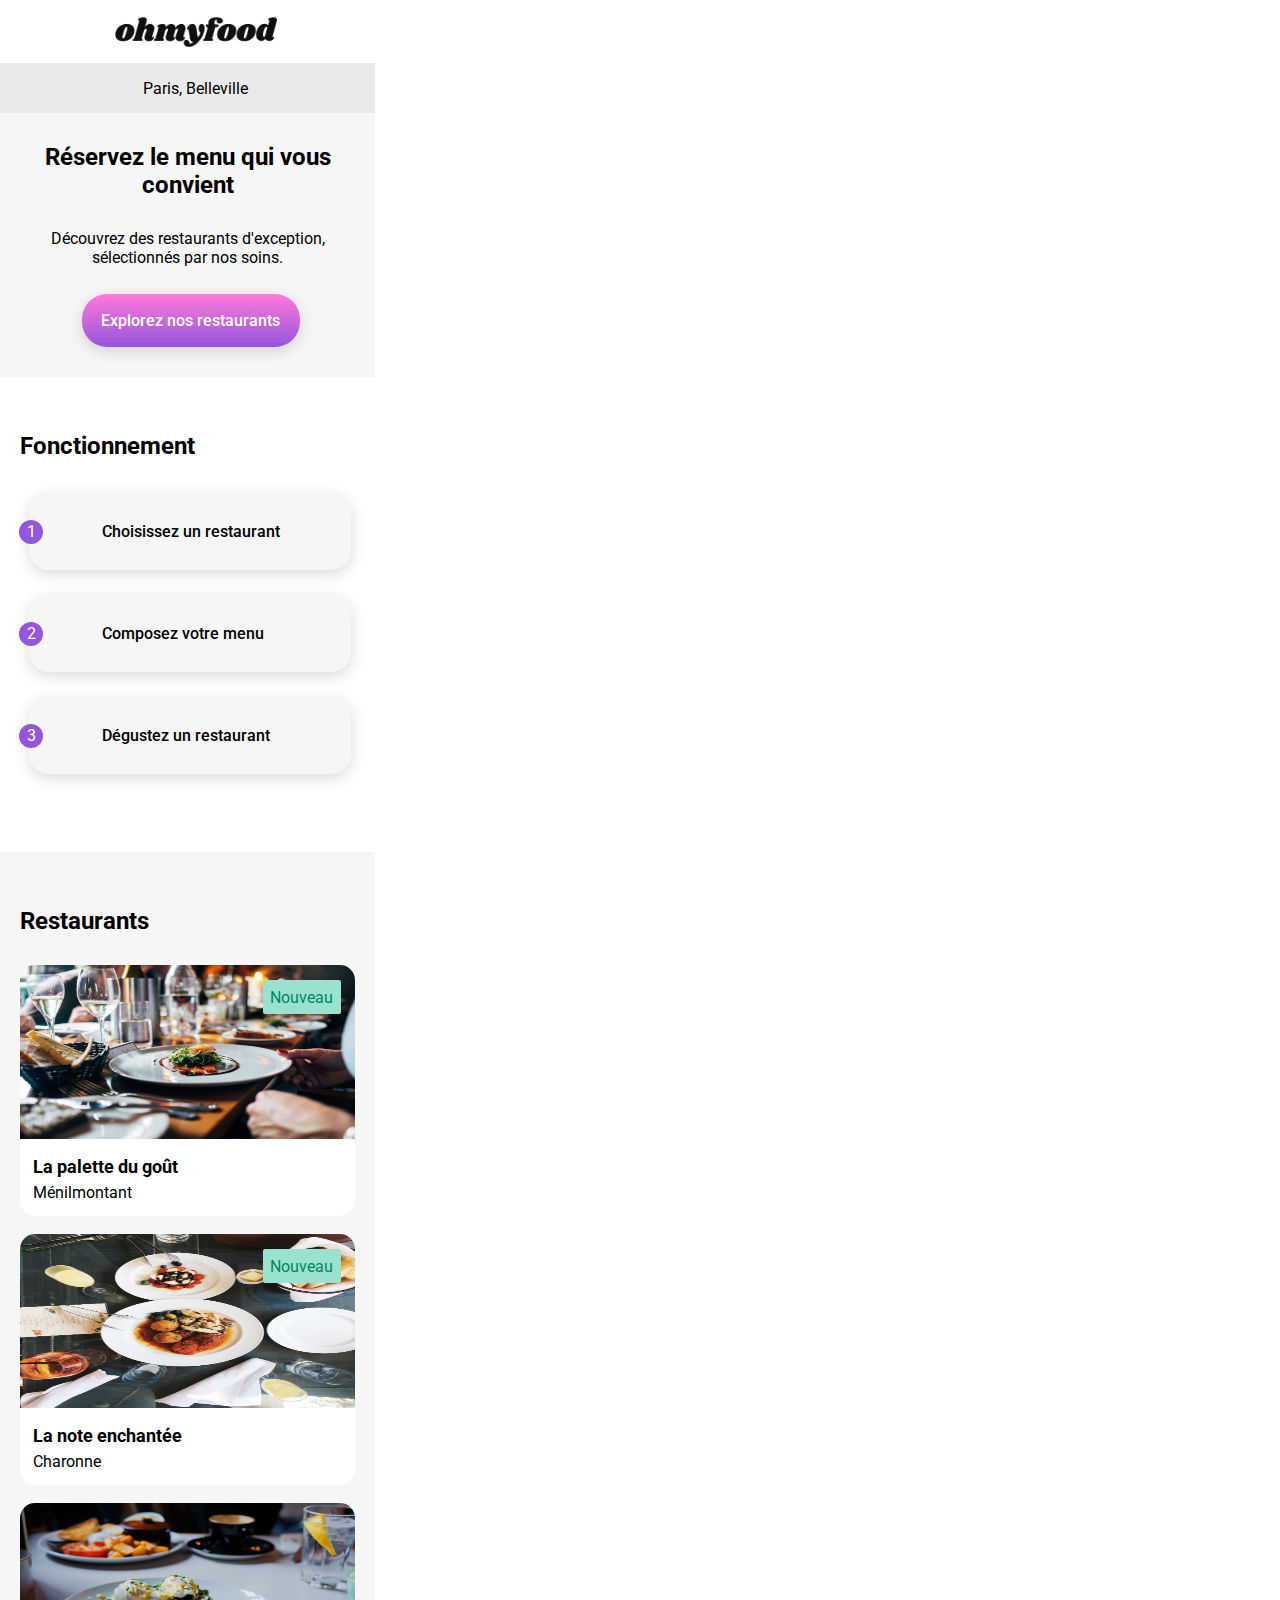
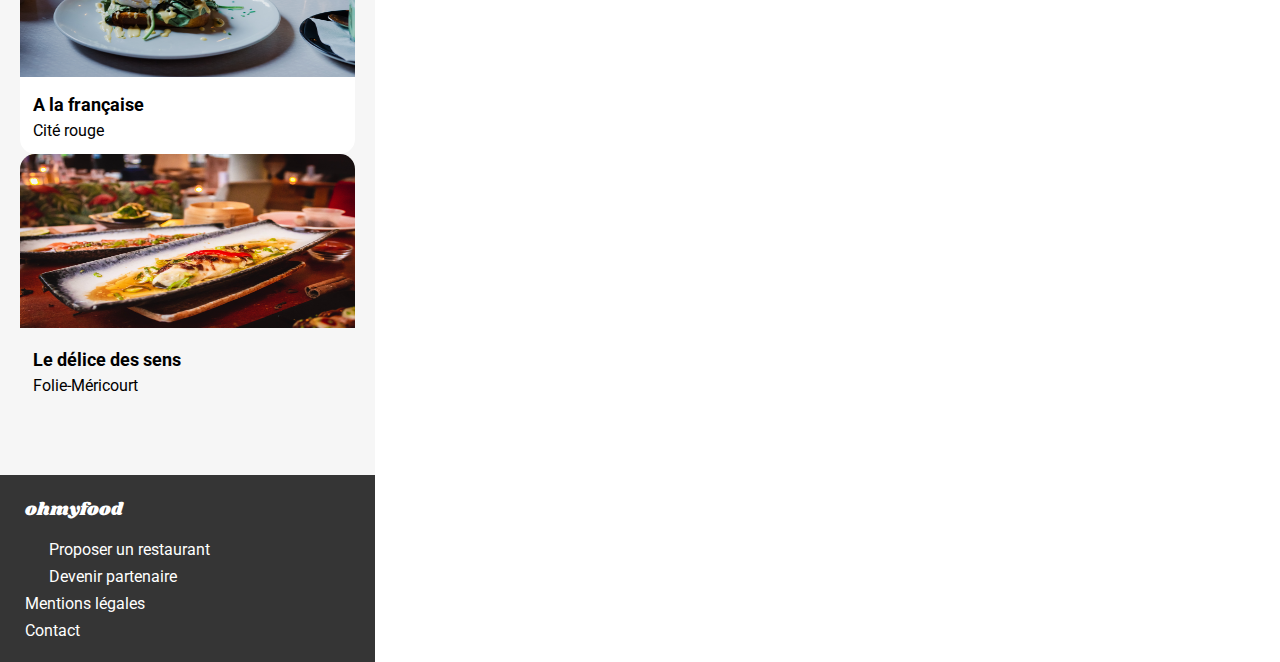
<file: index.html>
<!DOCTYPE html>
<html lang="fr">
<head>
    <meta charset="UTF-8">
    <meta name="viewport" content="width=device-width, initial-scale=1.0">
    <link rel="stylesheet" href="./SASS/styles.css">
    <link rel="preconnect" href="https://fonts.googleapis.com">
    <link rel="preconnect" href="https://fonts.gstatic.com" crossorigin>
    <link href="https://fonts.googleapis.com/css2?family=Roboto&display=swap" rel="stylesheet">
    <link rel="preconnect" href="https://fonts.gstatic.com" crossorigin>
    <link href="https://fonts.googleapis.com/css2?family=Roboto&family=Shrikhand&display=swap" rel="stylesheet">
    <link rel="stylesheet" href="https://cdnjs.cloudflare.com/ajax/libs/font-awesome/6.2.1/css/all.min.css"
    integrity="sha512-MV7K8+y+gLIBoVD59lQIYicR65iaqukzvf/nwasF0nqhPay5w/9lJmVM2hMDcnK1OnMGCdVK+iQrJ7lzPJQd1w=="
    crossorigin="anonymous" referrerpolicy="no-referrer" />
    <title>Ohmyfood</title>
</head>
<body>
    <header>
        <nav class="navbar">
            <h1 class="navbar__title">
                <img class="navbar__title__logo" src="./Assets/logo/ohmyfood.png" alt="ohmyfood">
                <p class="navbar__title__text">ohmyfood</p>
            </h1>
        </nav>
        <section class="opener">
            <article class="opener__content">
                <div class="opener__content__text">
                    <span class="opener__content__text__icon-location"><i class="fa-solid fa-location-dot"></i></span>Paris, Belleville
                </div>
            </article>
            <article class="opener__hook">
                <h2 class="opener__hook__title">Réservez le menu qui vous convient</h2>
                <p class="opener__hook__text">Découvrez des restaurants d'exception, sélectionnés par nos soins.</p>
                <a class="opener__hook__link" href="">
                    <p class="opener__hook__link__text">Explorez nos restaurants</p>
                </a>
            </article>
        </section>   
    </header>
    <main>
        <section class="fonctions">
            <h2 class="fonctions__title">Fonctionnement</h2>
            <article class="fonctions__container ">
                <span class="fonctions__container__number">1</span>
                <span class="fonctions__container__logo"><i class="fa-solid fa-mobile-screen-button fonctions__container__logo__icon-color--grey"></i></span>
                <p class="fonctions__container__text">Choisissez un restaurant</p>
            </article>
            <article class="fonctions__container">
                <span class="fonctions__container__number">2</span>
                <span class="fonctions__container__logo"><i class="fa-solid fa-list-ul fonctions__container__logo__icon-color--grey"></i></span>
                <p class="fonctions__container__text">Composez votre menu</p>
            </article>
            <article class="fonctions__container">
                <span class=" fonctions__container__number">3</span>
                <span class="fonctions__container__logo"><i class="fa-solid fa-store fonctions__container__logo__icon-color--purple"></i></span>
                <p class="fonctions__container__text">Dégustez un restaurant</p>
            </article> <!--Régler l'espace entre le dernier article et la fin de la section, trop important actuellement-->
        </section>
        <section class="restaurants">
            <h2 class="restaurants__title">Restaurants</h2>
            <div class="restaurants__cards">
                <a href="#" class="restaurants__cards__link">
                    <article class="restaurants__cards__link__container">
                        <img class="restaurants__cards__link__container__img" src=".\Assets\images\restaurants\jay-wennington-N_Y88TWmGwA-unsplash.jpg" alt="#">
                        <span class="restaurants__cards__link__container__new">Nouveau</span>
                        <div class="restaurants__cards__link__container__description">
                            <div class="restaurants__cards__link__container__description__content">
                                <h3 class="restaurants__cards__link__container__description__content__title">La palette du goût</h3>
                                <p class="restaurants__cards__link__container__description__content__location">Ménilmontant</p>                                
                            </div>
                            <span class="restaurants__cards__link__container__description__icon_container">
                                <i class="restaurants__cards__link__container__description__icon_container__heart fa-regular fa-heart"></i>
                                <i class="restaurants__cards__link__container__description__icon_container__heart-purple fa-solid fa-heart"></i>
                            </span>
                        </div>
                    </article>
                </a>
                <a href="#" class="restaurants__cards__link">
                    <article class="restaurants__cards__link__container">
                        <img class="restaurants__cards__link__container__img" src=".\Assets\images\restaurants\stil-u2Lp8tXIcjw-unsplash.jpg" alt="#">
                        <span class="restaurants__cards__link__container__new">Nouveau</span>
                        <div class="restaurants__cards__link__container__description">
                            <div class="restaurants__cards__link__container__description__content">
                                <h3 class="restaurants__cards__link__container__description__content__title">La note enchantée</h3>
                                <p class="restaurants__cards__link__container__description__content__location">Charonne</p>
                            </div>
                            <span class="restaurants__cards__link__container__description__icon_container">
                                <i class="restaurants__cards__link__container__description__icon_container__heart fa-regular fa-heart"></i>
                                <i class="restaurants__cards__link__container__description__icon_container__heart-purple fa-solid fa-heart"></i>
                            </span>
                        </div>
                    </article>
                </a>
                <a href="#" class="restaurants__cards__link">
                    <article class="restaurants__cards__link__container">
                        <img class="restaurants__cards__link__container__img" src=".\Assets\images\restaurants\toa-heftiba-DQKerTsQwi0-unsplash.jpg" alt="#">
                        <div class="restaurants__cards__link__container__description">
                            <div class="restaurants__cards__link__container__description__content">
                                <h3 class="restaurants__cards__link__container__description__content__title">A la française</h3>
                                <p class="restaurants__cards__link__container__description__content__location">Cité rouge</p>
                            </div>
                            <span class="restaurants__cards__link__container__description__icon_container">
                                <i class="restaurants__cards__link__container__description__icon_container__heart fa-regular fa-heart"></i>
                                <i class="restaurants__cards__link__container__description__icon_container__heart-purple fa-solid fa-heart"></i>
                            </span>
                        </div>
                    </article>
                </a>
                <a href="#" class="restaurants__cards__link">
                    <article class="restaurants__cards__link__containercard">
                        <img class="restaurants__cards__link__container__img" src=".\Assets\images\restaurants\louis-hansel-shotsoflouis-qNBGVyOCY8Q-unsplash.jpg" alt="#">
                        <div class="restaurants__cards__link__container__description">
                            <div class="restaurants__cards__link__container__description__content">
                                <h3 class="restaurants__cards__link__container__description__content__title">Le délice des sens</h3>
                                <p class="restaurants__cards__link__container__description__content__location">Folie-Méricourt</p>
                            </div>
                            <span class="restaurants__cards__link__container__description__icon_container">
                                <i class="restaurants__cards__link__container__description__icon_container__heart fa-regular fa-heart"></i>
                                <i class="restaurants__cards__link__container__description__icon_container__heart-purple fa-solid fa-heart"></i>
                            </span>
                        </div>
                    </article>
                </a>
            </div>
        </section>
    </main>
    <footer class="footer">
        <h2 class="footer__title">ohmyfood</h2>
        <a class="footer__link" href="#">
            <article class="footer__link__content">
                <span class="footer__link__content__logo-container">
                    <i class="fa-solid fa-utensils"></i>
                </span>
                <p class="footer__link__content__text">Proposer un restaurant</p>
            </article>  
        </a>
        <a class="footer__link" href="#">
            <article class="footer__link__content">
                <span class="footer__link__content__logo-container">
                    <i class="fa-solid fa-handshake-angle"></i>
                </span>
                <p class="footer__link__content__text">Devenir partenaire</p>
            </article>
        </a>
        <a class="footer__link" href="#">
            <p class="footer__link__content">Mentions légales</p>
        </a>
        <a class="footer__link" href="#">
            <p class="footer__link__content">Contact</p>
        </a>
    </footer>
</body>
</html>
</file>
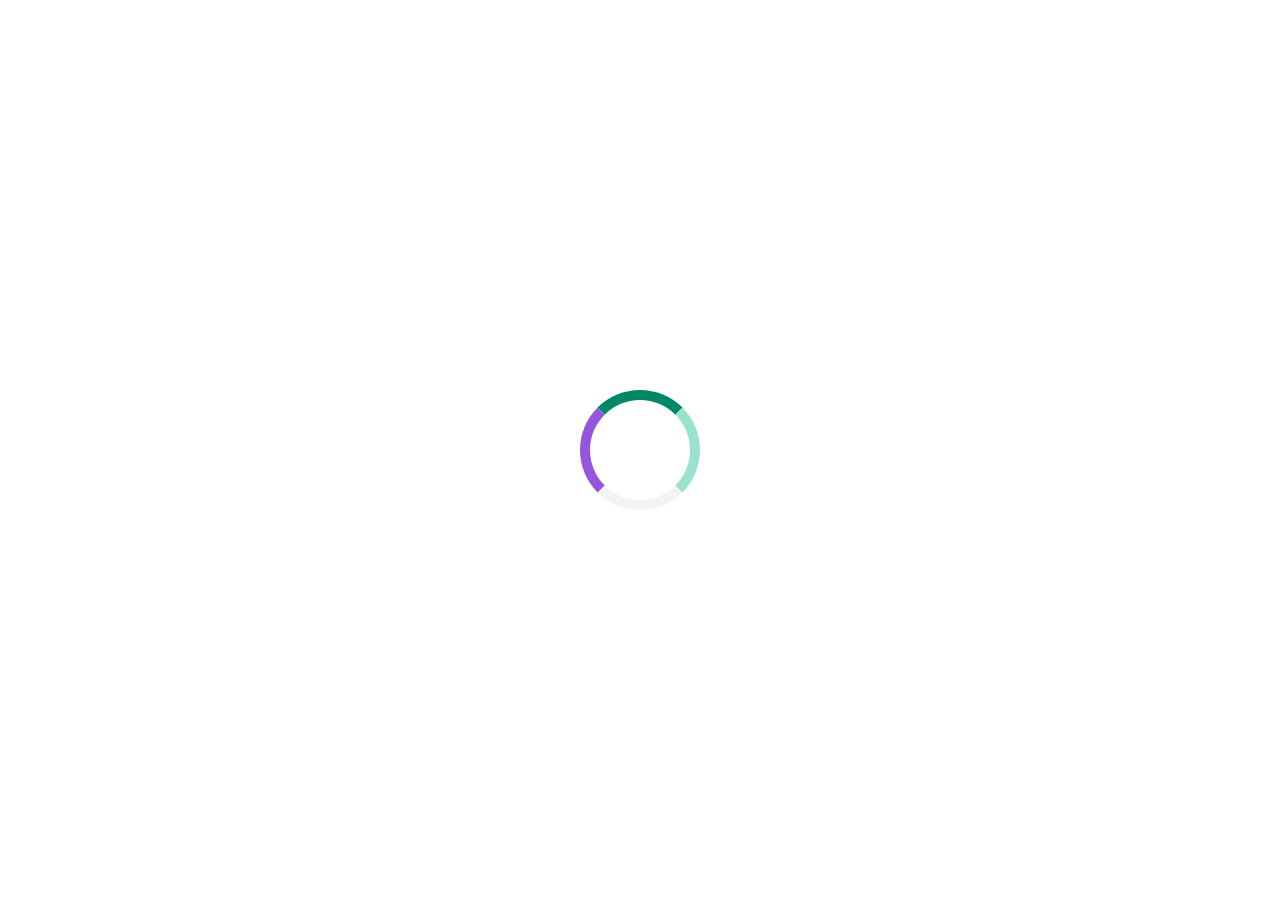
<file: loader.html>
<!DOCTYPE html>
<html lang="fr">
<head>
    <meta charset="UTF-8">
    <meta name="viewport" content="width=device-width, initial-scale=1.0">
    <link rel="stylesheet" href="./SCSS/layouts/loader.css">
    <link rel="stylesheet" href="./">
    <title>Loading</title>
</head>
<body>
    <div class="container">
        <div class="loading"></div>
    </div>
</body>
</file>
<file: SASS/styles.css>
* {
  font-family: "Roboto", sans-serif;
  margin-block: 0;
  text-decoration: none;
}

/*VARIABLES*/
/*COLORS*/
/**/
/*SHADOW*/
/**/
/*MIXINS*/
/**/
/*BODY*/
body {
  max-width: 375px;
  margin: 0;
}

/**/
/*HEADER*/
.navbar {
  display: flex;
  padding: 17px 0 16px 4.53%;
  justify-content: center;
}
.navbar--flex {
  display: flex;
  gap: 17%;
  justify-content: flex-start;
}
.navbar__redirect-link__content {
  width: 30px;
  height: 30px;
}
.navbar__redirect-link__content__logo {
  font-size: 30px;
  color: black;
}
.navbar__title {
  width: 162px;
  height: 30px;
}
.navbar__title__logo {
  width: 162px;
  height: 30px;
  font-size: 30px;
}
.navbar__title__text {
  display: none;
}

.opener {
  /*height: 225px;*/
}
.opener__content {
  padding: 15.5px 0 15.5px 0;
  background-color: #EAEAEA;
}
.opener__content__text {
  text-align: center;
}
.opener__content__text__icon-location {
  margin-right: 4.53%;
}
.opener__hook {
  background-color: #F6F6F6;
  padding: 30px 0 30px 0;
}
.opener__hook__title {
  text-align: center;
}
.opener__hook__text {
  text-align: center;
  margin: 30px 8% 27px 8%;
}
.opener__hook__link {
  display: block;
  width: 218px;
  margin-left: 21.86%;
  padding: 17px 0 17px 0;
  text-align: center;
  background: linear-gradient(360deg, #9356DC, #FF79DA);
  color: white;
  border-radius: 25px;
  box-shadow: 0px 4px 15px 0px rgba(0, 0, 0, 0.15);
  font-size: 16px;
  font-weight: 500;
}

/**/
/*FOCNTIONS*/
.fonctions {
  height: 420px;
  padding: 55px 5.33% 0 5.33%;
}
.fonctions__title {
  margin-bottom: 33px;
}
.fonctions__container {
  display: inline-block;
  width: 96%;
  border-radius: 20px;
  padding: 26.5px 0 26.5px 0;
  margin: 0 0 25px 2.67%;
  background-color: #F6F6F6;
  box-shadow: 0px 4px 15px 0px rgba(0, 0, 0, 0.15);
}
.fonctions__container__number {
  display: inline-block;
  padding: 2.5px 7.5px 2.5px 7.5px;
  border-radius: 50%;
  margin-left: -3%;
  color: white;
  background-color: #9356DC;
}
.fonctions__container__logo {
  display: inline-block;
  margin: 0 8.06% 0 7.78%;
}
.fonctions__container__logo__icon-color--grey {
  color: #7E7E7E;
}
.fonctions__container__logo__icon-color--purple {
  color: #9356DC;
}
.fonctions__container__text {
  display: inline-block;
  font-size: 16px;
  font-weight: 500;
  color: #000;
}

/**/
/*RESTAURANTS*/
.restaurants {
  padding: 55px 5.33% 66px 5.33%;
  background-color: #F6F6F6;
}
.restaurants__title {
  margin-bottom: 30px;
}
.restaurants__cards {
  position: relative;
}
.restaurants__cards__link {
  text-decoration: none;
}
.restaurants__cards__link__container {
  display: flex;
  flex-direction: column;
  border-radius: 15px;
  margin-top: 18px;
  width: 100%;
  background-color: #ffffff;
}
.restaurants__cards__link__container__img {
  width: 100%;
  height: 174px;
  border-radius: 15px 15px 0 0;
}
.restaurants__cards__link__container__new {
  position: absolute;
  padding: 7.5px;
  margin: 15px 15px 0 72.53%;
  border-radius: 2px;
  background-color: #99E2D0;
  color: #008766;
}
.restaurants__cards__link__container__description {
  display: flex;
  padding: 16.5px 7.46% 16.5px 3.88%;
}
.restaurants__cards__link__container__description__content {
  height: 44px;
  width: 51%;
  display: flex;
  flex-direction: column;
  justify-content: space-between;
}
.restaurants__cards__link__container__description__content__title {
  font-size: 18px;
  font-weight: 700;
  height: 18px;
  color: #000;
}
.restaurants__cards__link__container__description__content__location {
  height: 17px;
  color: #000;
}
.restaurants__cards__link__container__description__icon_container {
  width: 22px;
  height: 22px;
  margin: 10px 0 0 42%;
  color: #101010;
  font-size: 22px;
}
.restaurants__cards__link__container__description__icon_container__heart {
  background-color: #FFFFFF;
  position: absolute;
  z-index: 1;
}
.restaurants__cards__link__container__description__icon_container__heart:active {
  display: none;
}
.restaurants__cards__link__container__description__icon_container__heart-purple {
  display: none;
  position: absolute;
  color: #9356DC;
}

/**/
/*FOOTER*/
.footer {
  padding: 22px 6.66% 22px 6.66%;
  background-color: #353535;
  color: white;
}
.footer__title {
  font-family: shrikhand;
  font-size: 18px;
  font-weight: 400;
  margin-bottom: 17px;
}
.footer__link__content {
  margin-top: 8px;
  color: white;
}
.footer__link__content__logo-container {
  display: inline-block;
  height: 13px;
  font-size: 13px;
  width: 11px;
  margin-right: 2.93%;
}
.footer__link__content__text {
  display: inline-block;
}

/**//*# sourceMappingURL=styles.css.map */
</file>
<file: SCSS/layouts/loader.css>
body {
  margin: 0;
}

.container {
  height: 100vh;
  width: 100vw;
  position: absolute;
  display: flex;
  justify-content: center;
  align-items: center;
  animation-iteration-count: 1;
}

.loading {
  width: 100px;
  height: 100px;
  border-right: 10px solid #99E2D0;
  border-left: 10px solid #9356DC;
  border-top: 10px solid #008766;
  border-bottom: 10px solid #f3f3f3;
  border-radius: 50%;
  animation: rotating 1s linear;
}

@keyframes rotating {
  from {
    transform: rotate(0deg);
  }
  to {
    transform: rotate(360deg);
  }
}/*# sourceMappingURL=loader.css.map */
</file>
